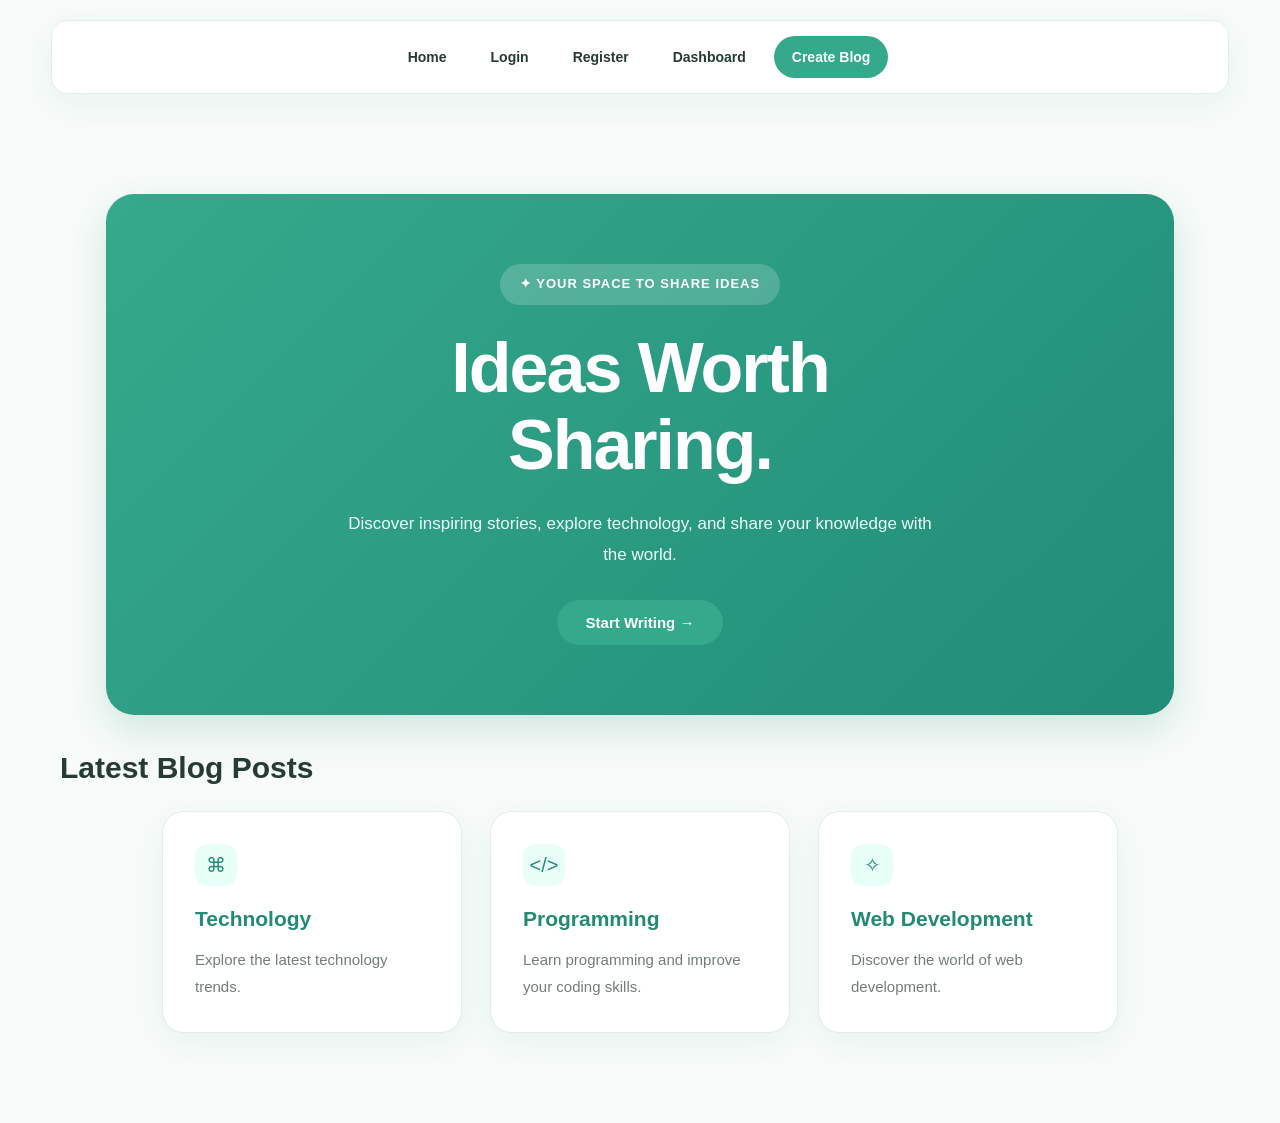
<file: index.html>
<!DOCTYPE html>
<html>
<head>
    <title>My Blog Website</title>
    <link rel="stylesheet" href="style.css">
</head>

<body>

       <nav>
        <a href="index.html">Home</a>
        <a href="login.html">Login</a>
        <a href="register.html">Register</a>
        <a href="dashboard.html">Dashboard</a>
        <a href="create_blog.html">Create Blog</a>
    </nav>

    <main>
        <section class="hero">
    <div class="hero-content">
        <span class="hero-tag">✦ YOUR SPACE TO SHARE IDEAS</span>

        <h1>Ideas Worth<br>Sharing.</h1>

        <p>
            Discover inspiring stories, explore technology,
            and share your knowledge with the world.
        </p>

        <a href="create-blog.html">
            <button>Start Writing →</button>
        </a>
    </div>
</section>
    <h2>Latest Blog Posts</h2>

    <div class="blog-container">

        <div class="blog-card">
            <h3>Technology</h3>
            <p>Explore the latest technology trends.</p>
        </div>

        <div class="blog-card">
            <h3>Programming</h3>
            <p>Learn programming and improve your coding skills.</p>
        </div>

        <div class="blog-card">
            <h3>Web Development</h3>
            <p>Discover the world of web development.</p>
        </div>

    </div>
</main>

    <script src="script.js"></script>

</body>
</html>
</file>
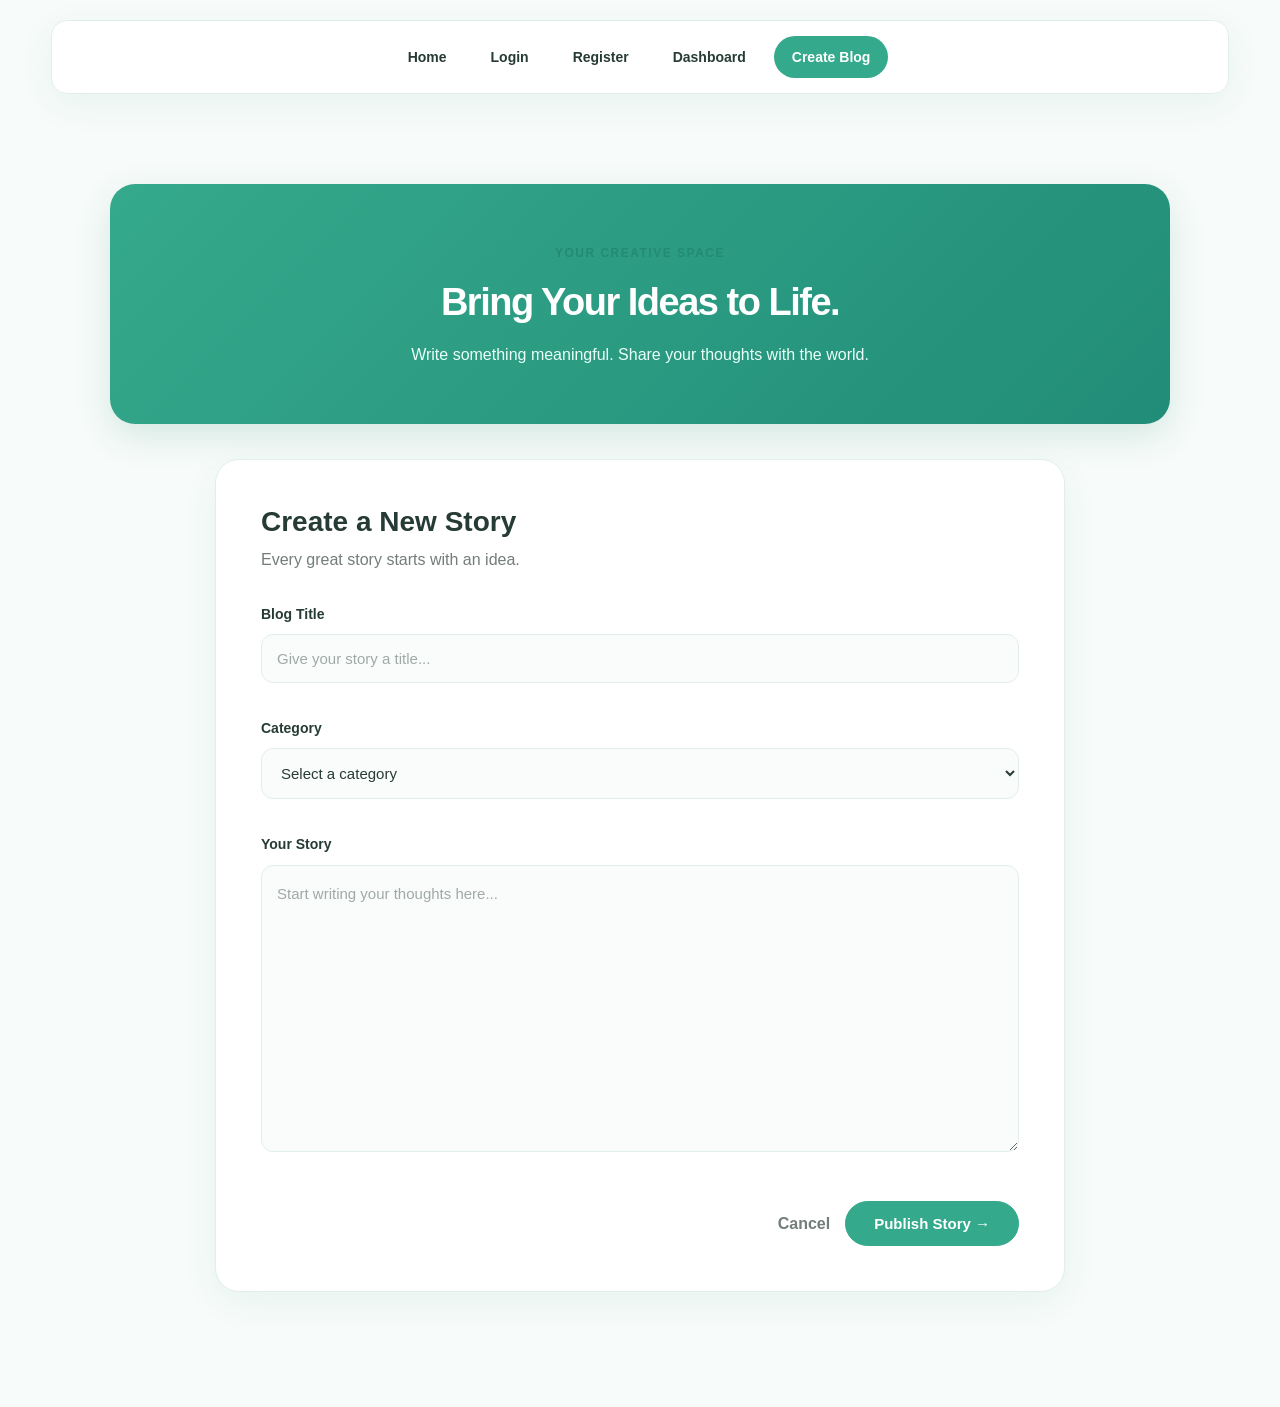
<file: create_blog.html>
<!DOCTYPE html>
<html lang="en">
<head>
    <meta charset="UTF-8">
    <meta name="viewport" content="width=device-width, initial-scale=1.0">
    <title>Create Blog - My Blog</title>
    <link rel="stylesheet" href="style.css">
</head>
<body>

    <nav>
        <a href="index.html">Home</a>
        <a href="login.html">Login</a>
        <a href="register.html">Register</a>
        <a href="dashboard.html">Dashboard</a>
        <a href="create_blog.html">Create Blog</a>
    </nav>

    <main class="create-container">

        <section class="create-header">
            <span class="section-tag">YOUR CREATIVE SPACE</span>
            <h1>Bring Your Ideas to Life.</h1>
            <p>Write something meaningful. Share your thoughts with the world.</p>
        </section>

        <section class="editor-card">
            <h2>Create a New Story</h2>
            <p class="editor-subtitle">Every great story starts with an idea.</p>

            <form id="blogForm">
                <label for="blogTitle">Blog Title</label>
                <input type="text" id="blogTitle"
                    placeholder="Give your story a title..." required>

                <label for="blogCategory">Category</label>
                <select id="blogCategory" required>
                    <option value="">Select a category</option>
                    <option>Technology</option>
                    <option>Programming</option>
                    <option>Web Development</option>
                    <option>Education</option>
                    <option>Personal</option>
                </select>

                <label for="blogContent">Your Story</label>
                <textarea id="blogContent" rows="10"
                    placeholder="Start writing your thoughts here..."
                    required></textarea>

                <div class="editor-actions">
                    <a href="dashboard.html" class="cancel-link">Cancel</a>
                    <button type="submit">Publish Story →</button>
                </div>
            </form>
        </section>

    </main>

</body>
</html>
</file>
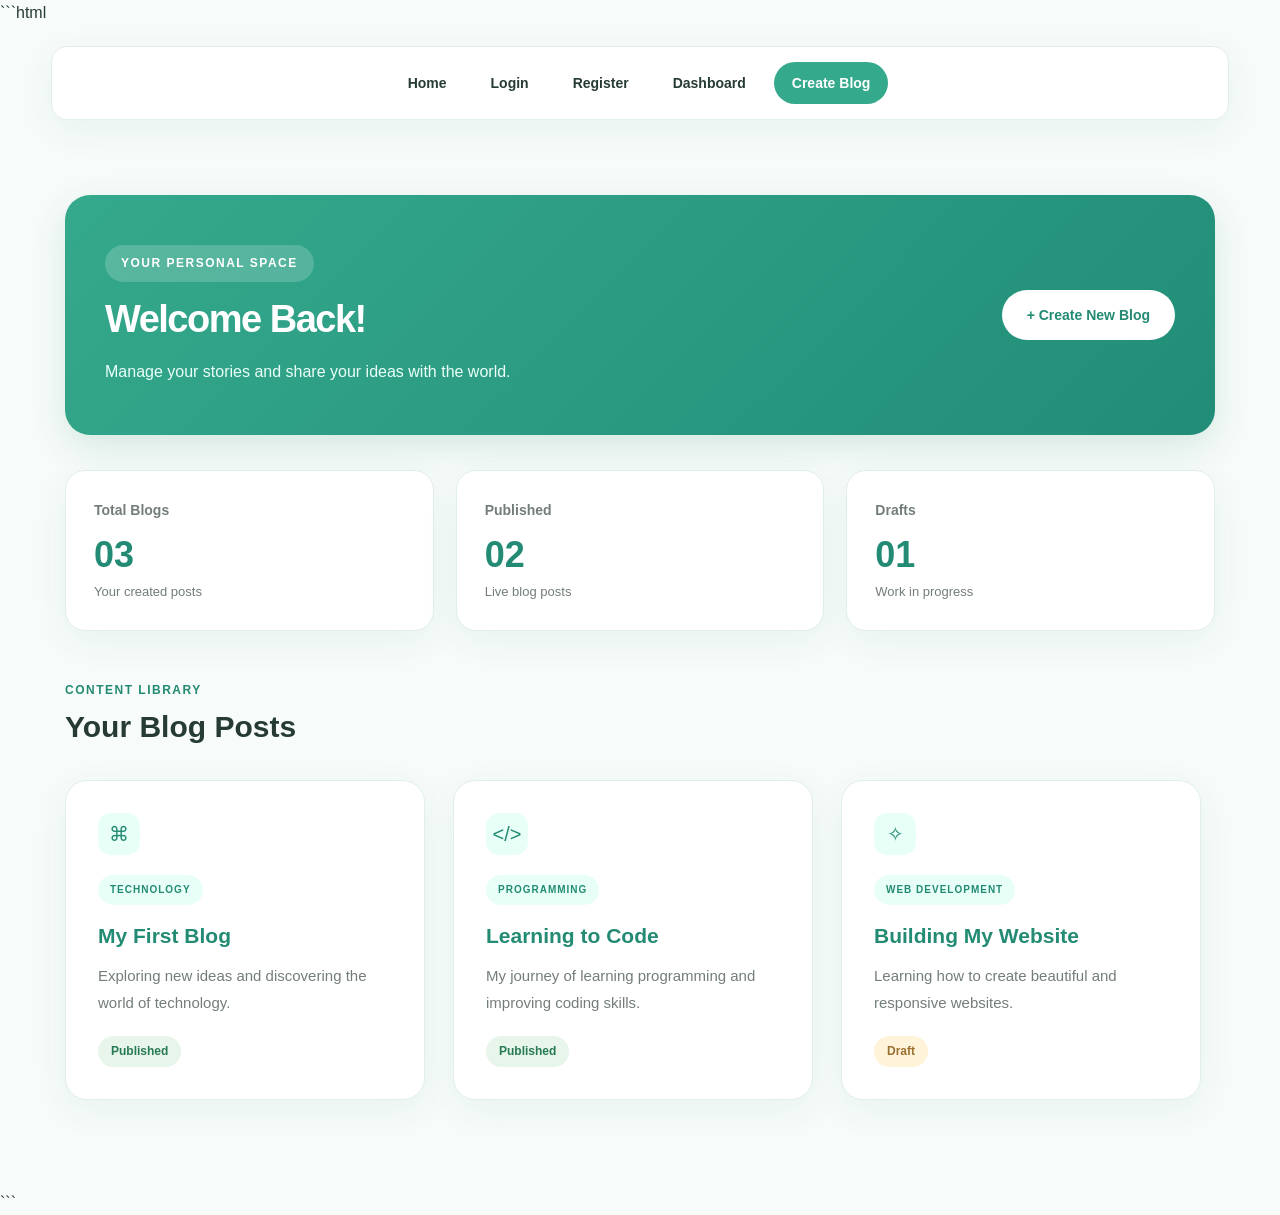
<file: dashboard.html>
```html
<!DOCTYPE html>
<html lang="en">

<head>
    <meta charset="UTF-8">
    <meta name="viewport" content="width=device-width, initial-scale=1.0">
    <title>Dashboard - My Blog</title>
    <link rel="stylesheet" href="style.css">
</head>

<body>

    <nav>
        <a href="index.html">Home</a>
        <a href="login.html">Login</a>
        <a href="register.html">Register</a>
        <a href="dashboard.html">Dashboard</a>
        <a href="create_blog.html">Create Blog</a>
    </nav>

    <main class="dashboard-container">

        <section class="dashboard-header">
            <div>
                <span class="section-tag">YOUR PERSONAL SPACE</span>
                <h1>Welcome Back!</h1>
                <p>Manage your stories and share your ideas with the world.</p>
            </div>

            <a href="create_blog.html" class="primary-link">
                + Create New Blog
            </a>
        </section>

        <section class="dashboard-stats">

            <div class="stat-card">
                <span>Total Blogs</span>
                <h2>03</h2>
                <p>Your created posts</p>
            </div>

            <div class="stat-card">
                <span>Published</span>
                <h2>02</h2>
                <p>Live blog posts</p>
            </div>

            <div class="stat-card">
                <span>Drafts</span>
                <h2>01</h2>
                <p>Work in progress</p>
            </div>

        </section>

        <section class="dashboard-posts">

            <div class="section-heading">
                <div>
                    <span class="section-tag">CONTENT LIBRARY</span>
                    <h2>Your Blog Posts</h2>
                </div>
            </div>

            <div class="blog-container">

                <div class="blog-card">
                    <span class="post-category">TECHNOLOGY</span>
                    <h3>My First Blog</h3>
                    <p>Exploring new ideas and discovering the world of technology.</p>
                    <span class="post-status">Published</span>
                </div>

                <div class="blog-card">
                    <span class="post-category">PROGRAMMING</span>
                    <h3>Learning to Code</h3>
                    <p>My journey of learning programming and improving coding skills.</p>
                    <span class="post-status">Published</span>
                </div>

                <div class="blog-card">
                    <span class="post-category">WEB DEVELOPMENT</span>
                    <h3>Building My Website</h3>
                    <p>Learning how to create beautiful and responsive websites.</p>
                    <span class="post-status draft-status">Draft</span>
                </div>

            </div>

        </section>

    </main>

</body>
</html>
```
</file>
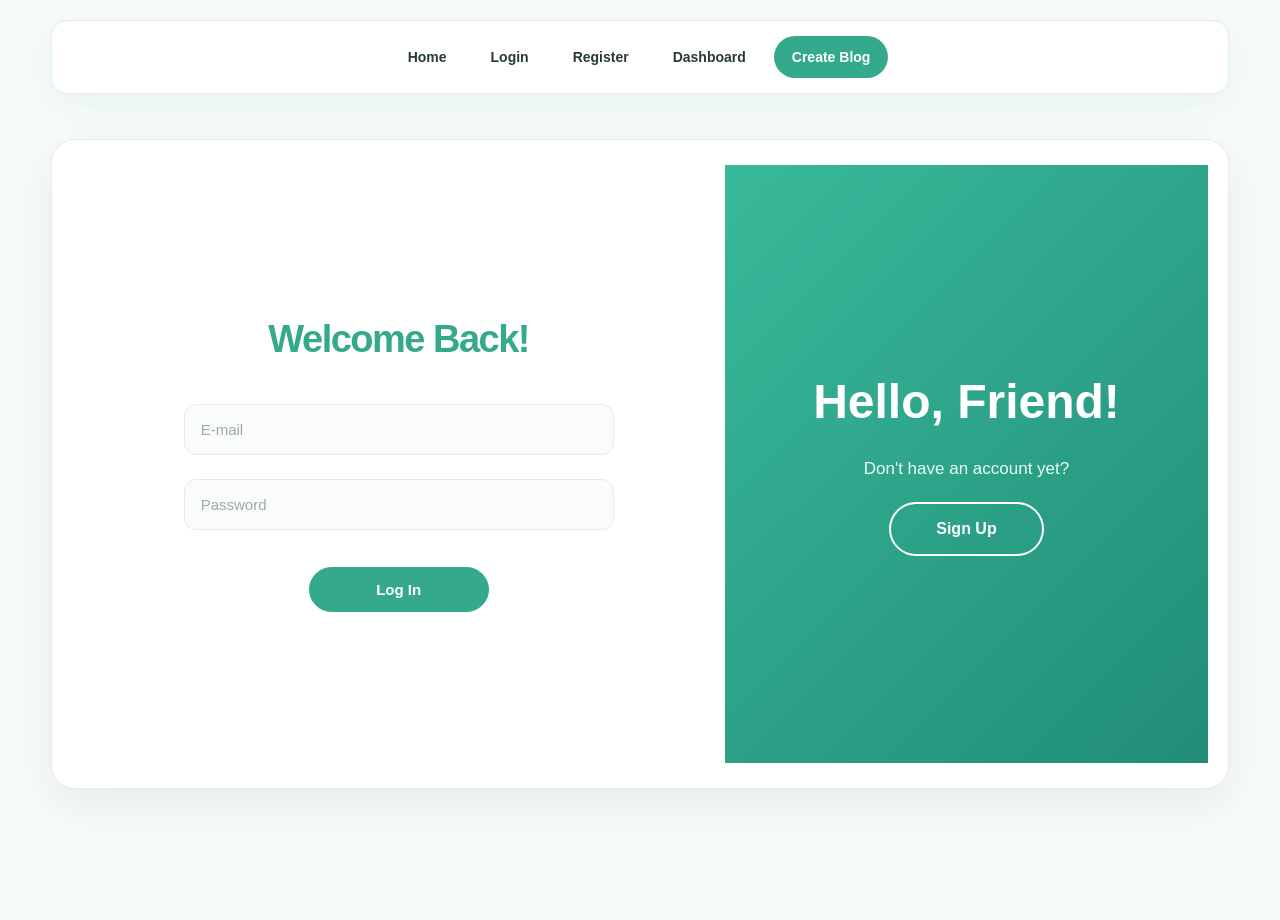
<file: login.html>
<!DOCTYPE html>
<html lang="en">

<head>
    <meta charset="UTF-8">
    <meta name="viewport" content="width=device-width, initial-scale=1.0">
    <title>Login - My Blog</title>
    <link rel="stylesheet" href="style.css">
</head>

<body>

    <nav>
        <a href="index.html">Home</a>
        <a href="login.html">Login</a>
        <a href="register.html">Register</a>
        <a href="dashboard.html">Dashboard</a>
        <a href="create_blog.html">Create Blog</a>
    </nav>

    <main class="auth-container">

        <section class="auth-form-panel">

            <h1>Welcome Back!</h1>

            <form id="loginForm">

                <input
                    type="email"
                    placeholder="E-mail"
                    required
                >

                <input
                    type="password"
                    placeholder="Password"
                    required
                >

                <button type="submit">Log In</button>

            </form>

        </section>

        <section class="auth-welcome-panel">

            <h2>Hello, Friend!</h2>

            <p>Don't have an account yet?</p>

            <a href="register.html" class="auth-link">
                Sign Up
            </a>

        </section>

    </main>

</body>
</html>
</file>
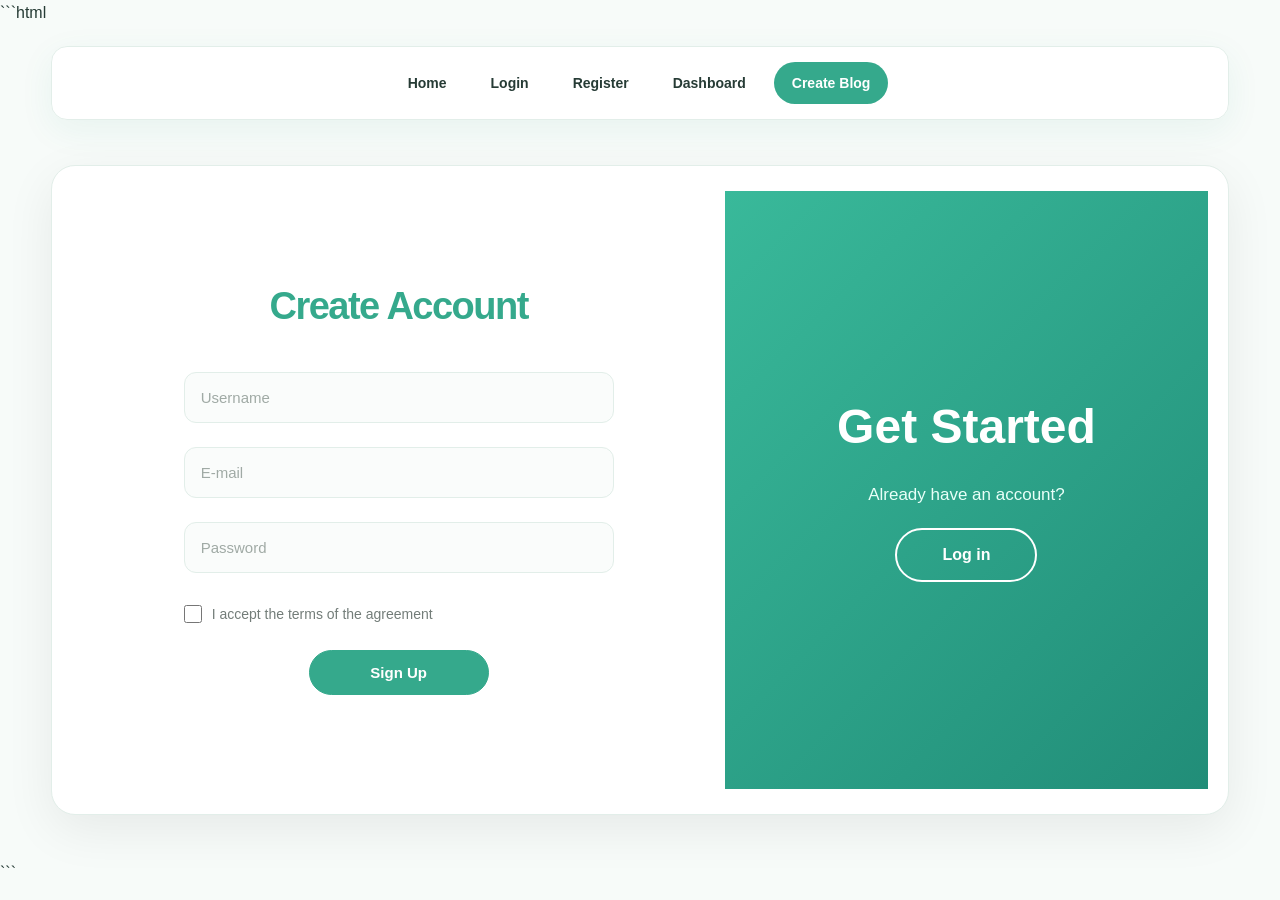
<file: register.html>
```html
<!DOCTYPE html>
<html lang="en">

<head>
    <meta charset="UTF-8">
    <meta name="viewport" content="width=device-width, initial-scale=1.0">
    <title>Register - My Blog</title>
    <link rel="stylesheet" href="style.css">
</head>

<body>

    <nav>
        <a href="index.html">Home</a>
        <a href="login.html">Login</a>
        <a href="register.html">Register</a>
        <a href="dashboard.html">Dashboard</a>
        <a href="create_blog.html">Create Blog</a>
    </nav>

    <main class="auth-container">

        <section class="auth-form-panel">

            <h1>Create Account</h1>

            <form id="registerForm">

                <input
                    type="text"
                    placeholder="Username"
                    required
                >

                <input
                    type="email"
                    placeholder="E-mail"
                    required
                >

                <input
                    type="password"
                    placeholder="Password"
                    required
                >

                <label class="terms">
                    <input type="checkbox" required>
                    I accept the terms of the agreement
                </label>

                <button type="submit">Sign Up</button>

            </form>

        </section>

        <section class="auth-welcome-panel">

            <h2>Get Started</h2>

            <p>Already have an account?</p>

            <a href="login.html" class="auth-link">
                Log in
            </a>

        </section>

    </main>

</body>
</html>
```
</file>
<file: style.css>
/* =========================================
   MY BLOG WEBSITE - COMPLETE STYLESHEET
   Theme: Modern Teal Green
========================================= */

/* 1. DESIGN FOUNDATION */

:root {
    --background: #f7fbf9;
    --surface: #ffffff;
    --primary: #263b35;
    --secondary: #737d79;
    --accent: #35a98c;
    --accent-dark: #238b73;
    --accent-light: #e8fff8;
    --border: #e2eee9;
    --radius: 22px;
    --shadow: 0 10px 35px rgba(35, 139, 115, 0.07);
}

* {
    margin: 0;
    padding: 0;
    box-sizing: border-box;
}

html {
    scroll-behavior: smooth;
}

body {
    background: var(--background);
    color: var(--primary);
    font-family: "Segoe UI", Arial, sans-serif;
    line-height: 1.6;
    min-height: 100vh;
}

a {
    text-decoration: none;
    color: inherit;
    transition: 0.3s ease;
}

button, input, textarea, select {
    font-family: inherit;
}

button {
    cursor: pointer;
}

::selection {
    background: var(--accent);
    color: white;
}


/* 2. TYPOGRAPHY */

h1, h2, h3 {
    color: var(--primary);
    line-height: 1.2;
}

h1 {
    font-size: clamp(32px, 5vw, 52px);
    font-weight: 750;
    letter-spacing: -1.5px;
}

h2 {
    font-size: 30px;
    font-weight: 700;
}

h3 {
    font-size: 21px;
    font-weight: 700;
}

p {
    color: var(--secondary);
}


/* 3. NAVIGATION BAR */

nav {
    width: 92%;
    max-width: 1200px;
    margin: 20px auto;
    padding: 15px 24px;

    display: flex;
    justify-content: center;
    align-items: center;
    flex-wrap: wrap;
    gap: 12px;

    background: rgba(255,255,255,0.95);
    border: 1px solid var(--border);
    border-radius: 16px;
    box-shadow: var(--shadow);

    backdrop-filter: blur(15px);
}

nav a {
    color: var(--primary);
    font-size: 14px;
    font-weight: 600;
    padding: 9px 16px;
    border-radius: 20px;
}

nav a:hover {
    background: var(--accent-light);
    color: var(--accent-dark);
}

nav a:last-child {
    background: var(--accent);
    color: white;
    padding: 10px 18px;
}

nav a:last-child:hover {
    background: var(--accent-dark);
    color: white;
}


/* 4. GENERAL LAYOUT */

main {
    max-width: 1200px;
    margin: 40px auto;
    padding: 25px 20px;
}

.section-tag {
    display: inline-block;
    color: var(--accent-dark);
    font-size: 12px;
    font-weight: 700;
    letter-spacing: 1.5px;
}


/* 5. COMMON BUTTONS */

button {
    padding: 13px 28px;
    background: var(--accent);
    color: white;
    border: 1px solid var(--accent);
    border-radius: 30px;
    font-size: 15px;
    font-weight: 600;
    transition: all 0.3s ease;
}

button:hover {
    background: var(--accent-dark);
    border-color: var(--accent-dark);
    transform: translateY(-2px);
}

.primary-link {
    display: inline-block;
    padding: 14px 25px;
    background: var(--accent);
    color: white;
    border-radius: 30px;
    font-size: 14px;
    font-weight: 700;
    transition: 0.3s ease;
}

.primary-link:hover {
    background: var(--accent-dark);
    color: white;
    transform: translateY(-3px);
}


/* 6. HOME PAGE - HERO SECTION */

.hero {
    max-width: 1200px;
    width: 92%;
    min-height: 430px;
    margin: 35px auto;
    padding: 70px 40px;

    display: flex;
    justify-content: center;
    align-items: center;
    text-align: center;

    background: linear-gradient(135deg, #35a98c, #218d78);
    border-radius: 28px;
    box-shadow: 0 15px 40px rgba(35,139,115,0.18);
}

.hero-content {
    max-width: 700px;
    width: 100%;
    margin: 0 auto;
}

.hero-tag {
    display: inline-block;
    padding: 10px 20px;
    background: rgba(255,255,255,0.18);
    color: white;
    border-radius: 30px;
    font-size: 13px;
    font-weight: 600;
    letter-spacing: 1px;
}

.hero h1 {
    color: white;
    font-size: clamp(48px, 7vw, 70px);
    line-height: 1.1;
    margin: 25px 0;
    letter-spacing: -2px;
}

.hero p {
    max-width: 600px;
    margin: 0 auto 30px;
    color: #eafff8;
    font-size: 17px;
    line-height: 1.8;
}

.hero .primary-link {
    background: white;
    color: var(--accent-dark);
    padding: 15px 32px;
}

.hero .primary-link:hover {
    background: var(--accent-light);
    color: #176c59;
}


/* 7. BLOG SECTION AND CARDS */

.blog-section {
    max-width: 1200px;
    margin: 70px auto;
    padding: 20px;
}

.blog-section h2 {
    text-align: center;
    font-size: 34px;
    margin-bottom: 40px;
}

.blog-container {
    display: flex;
    justify-content: center;
    align-items: stretch;
    flex-wrap: wrap;
    gap: 28px;
    padding: 25px 20px;
}

.blog-card {
    width: 300px;
    padding: 32px;

    background: white;
    border: 1px solid var(--border);
    border-radius: var(--radius);

    text-align: left;
    box-shadow: var(--shadow);
    transition: all 0.3s ease;
}

.blog-card:hover {
    transform: translateY(-8px);
    box-shadow: 0 16px 35px rgba(35,139,115,0.14);
    border-color: var(--accent);
}

.blog-card::before {
    content: "✦";
    display: inline-flex;
    align-items: center;
    justify-content: center;
    width: 42px;
    height: 42px;
    margin-bottom: 20px;
    border-radius: 13px;
    background: var(--accent-light);
    color: var(--accent-dark);
    font-size: 20px;
}

.blog-card:nth-child(1)::before {
    content: "⌘";
}

.blog-card:nth-child(2)::before {
    content: "</>";
}

.blog-card:nth-child(3)::before {
    content: "✧";
}

.blog-card h3 {
    color: var(--accent-dark);
    font-size: 21px;
    margin-bottom: 14px;
}

.blog-card p {
    color: var(--secondary);
    font-size: 15px;
    line-height: 1.8;
}


/* 8. LOGIN AND REGISTER */

.auth-container {
    max-width: 1200px;
    width: 92%;
    min-height: 650px;
    margin: 45px auto;

    display: grid;
    grid-template-columns: 1.15fr 0.85fr;

    background: white;
    border: 1px solid var(--border);
    border-radius: 24px;
    overflow: hidden;

    box-shadow: 0 15px 50px rgba(0,0,0,0.07);
}

.auth-form-panel {
    display: flex;
    flex-direction: column;
    justify-content: center;
    align-items: center;
    padding: 55px;
}

.auth-form-panel h1 {
    color: var(--accent);
    font-size: 38px;
    margin-bottom: 30px;
    text-align: center;
}

.auth-form-panel form {
    width: 100%;
    max-width: 430px;
    margin: 0;
    padding: 0;
    background: transparent;
    border: none;
    border-radius: 0;
    box-shadow: none;
    backdrop-filter: none;
}

.auth-form-panel input:not([type="checkbox"]) {
    width: 100%;
    padding: 16px;
    margin: 12px 0;
    background: #fafcfb;
    border: 1px solid var(--border);
    border-radius: 12px;
    font-size: 15px;
}

.auth-form-panel input:focus {
    outline: none;
    border-color: var(--accent);
    box-shadow: 0 0 0 3px rgba(53,169,140,0.12);
}

.auth-form-panel .terms {
    display: flex;
    align-items: center;
    gap: 10px;
    margin: 18px 0 25px;
    color: var(--secondary);
    font-size: 14px;
}

.auth-form-panel .terms input {
    width: 18px;
    height: 18px;
    accent-color: var(--accent);
}

.auth-form-panel button {
    display: block;
    min-width: 180px;
    margin: 25px auto 0;
    background: var(--accent);
    border-color: var(--accent);
}

.auth-form-panel button:hover {
    background: var(--accent-dark);
    border-color: var(--accent-dark);
}

.auth-welcome-panel {
    display: flex;
    flex-direction: column;
    justify-content: center;
    align-items: center;
    padding: 45px;
    text-align: center;

    background: linear-gradient(135deg, #39b99a, #218d78);
    color: white;
}

.auth-welcome-panel h2 {
    color: white;
    font-size: clamp(32px, 4vw, 48px);
    margin-bottom: 15px;
}

.auth-welcome-panel p {
    color: #e8fff8;
    font-size: 17px;
    margin: 10px 0 20px;
}

.auth-link {
    display: inline-block;
    padding: 12px 45px;
    color: white;
    border: 2px solid white;
    border-radius: 30px;
    font-size: 16px;
    font-weight: 600;
}

.auth-link:hover {
    background: white;
    color: var(--accent-dark);
}


/* 9. DASHBOARD PAGE */

.dashboard-container {
    max-width: 1200px;
    margin: 50px auto;
    padding: 25px;
}

/* Welcome header */

.dashboard-header {
    display: flex;
    justify-content: space-between;
    align-items: center;
    gap: 25px;

    padding: 50px 40px;
    background: linear-gradient(135deg, #35a98c, #218d78);
    border: none;
    border-radius: 25px;
    box-shadow: 0 12px 35px rgba(35,139,115,0.16);
}

.dashboard-header h1 {
    color: white;
    font-size: 38px;
    margin: 15px 0;
}

.dashboard-header p {
    color: #eafff8;
    line-height: 1.7;
}

.dashboard-header .section-tag {
    color: white;
    background: rgba(255,255,255,0.18);
    padding: 9px 16px;
    border-radius: 25px;
}

.dashboard-header .primary-link {
    background: white;
    color: var(--accent-dark);
    white-space: nowrap;
}

.dashboard-header .primary-link:hover {
    background: var(--accent-light);
    color: #176c59;
}

/* Statistics cards */

.dashboard-stats {
    display: grid;
    grid-template-columns: repeat(3, 1fr);
    gap: 22px;
    margin: 35px 0 50px;
}

.stat-card {
    padding: 28px;
    background: white;
    border: 1px solid var(--border);
    border-radius: 20px;
    box-shadow: var(--shadow);
    transition: 0.3s ease;
}

.stat-card:hover {
    transform: translateY(-5px);
    border-color: var(--accent);
    box-shadow: 0 15px 35px rgba(35,139,115,0.12);
}

.stat-card span {
    color: var(--secondary);
    font-size: 14px;
    font-weight: 600;
}

.stat-card h2 {
    color: var(--accent-dark);
    font-size: 36px;
    margin: 12px 0 5px;
}

.stat-card p {
    font-size: 13px;
}

/* Dashboard posts */

.dashboard-posts {
    margin-top: 30px;
}

.section-heading {
    margin-bottom: 20px;
}

.section-heading h2 {
    margin-top: 8px;
    font-size: 30px;
}

.dashboard-posts .blog-container {
    justify-content: flex-start;
    padding: 15px 0;
}

.dashboard-posts .blog-card {
    display: flex;
    flex-direction: column;
    align-items: flex-start;
    flex: 1 1 260px;
    max-width: 360px;
    min-height: 250px;
}

.post-category {
    display: inline-block;
    padding: 7px 12px;
    color: var(--accent-dark);
    background: var(--accent-light);
    border-radius: 20px;
    font-size: 10px;
    font-weight: 700;
    letter-spacing: 1px;
}

.dashboard-posts .blog-card h3 {
    margin-top: 18px;
}

.dashboard-posts .blog-card p {
    margin-bottom: 20px;
}

.post-status {
    display: inline-block;
    margin-top: auto;
    padding: 6px 13px;
    color: #287a54;
    background: #e7f5eb;
    border-radius: 20px;
    font-size: 12px;
    font-weight: 600;
}

.draft-status {
    color: #9a7130;
    background: #fff3d9;
}


/* 10. CREATE BLOG PAGE */

.create-container {
    max-width: 1100px;
    width: 92%;
    margin: 45px auto;
    padding: 20px;
}

.create-header {
    margin: 25px auto 35px;
    padding: 55px 35px;
    text-align: center;

    background: linear-gradient(135deg, #35a98c, #218d78);
    border-radius: 25px;
    box-shadow: 0 12px 35px rgba(35,139,115,0.16);
}

.create-header h1 {
    color: white;
    font-size: 38px;
    margin: 15px 0;
}

.create-header p {
    color: #eafff8;
    font-size: 16px;
    line-height: 1.8;
}

/* Editor card */

.editor-card {
    max-width: 850px;
    margin: 30px auto 50px;
    padding: 45px;
    background: white;
    border: 1px solid var(--border);
    border-radius: 24px;
    box-shadow: var(--shadow);
}

.editor-card h2 {
    color: var(--primary);
    font-size: 28px;
    margin-bottom: 8px;
}

.editor-subtitle {
    color: var(--secondary);
    margin-bottom: 30px;
}

.editor-card form {
    width: 100%;
    max-width: none;
    margin: 0;
    padding: 0;
    background: transparent;
    border: none;
    box-shadow: none;
}

.editor-card label {
    display: block;
    margin: 22px 0 9px;
    color: var(--primary);
    font-size: 14px;
    font-weight: 600;
}

.editor-card input,
.editor-card select,
.editor-card textarea {
    width: 100%;
    padding: 15px;
    margin-bottom: 12px;
    background: #fafcfb;
    border: 1px solid var(--border);
    border-radius: 12px;
    font-size: 15px;
    outline: none;
    transition: 0.3s ease;
}

.editor-card input:focus,
.editor-card select:focus,
.editor-card textarea:focus {
    border-color: var(--accent);
    box-shadow: 0 0 0 3px rgba(53,169,140,0.12);
    background: white;
}

.editor-card textarea {
    min-height: 180px;
    resize: vertical;
    line-height: 1.7;
}

.editor-actions {
    display: flex;
    justify-content: flex-end;
    align-items: center;
    gap: 15px;
    margin-top: 30px;
    flex-wrap: wrap;
}

.cancel-link {
    color: var(--secondary);
    font-weight: 600;
}

.cancel-link:hover {
    color: var(--accent-dark);
}

.editor-actions button {
    background: var(--accent);
    border-color: var(--accent);
}

.editor-actions button:hover {
    background: var(--accent-dark);
    border-color: var(--accent-dark);
}


/* 11. GENERAL FORM ELEMENTS */

input, textarea, select {
    color: var(--primary);
}

input::placeholder,
textarea::placeholder {
    color: #a0aaa5;
}

select {
    cursor: pointer;
}

button:focus,
a:focus,
input:focus,
textarea:focus,
select:focus {
    outline-offset: 3px;
}


/* 12. RESPONSIVE DESIGN - TABLETS */

@media (max-width: 768px) {

    nav {
        width: 94%;
        padding: 12px;
        gap: 6px;
    }

    nav a {
        font-size: 13px;
        padding: 8px 10px;
    }

    .hero {
        min-height: 350px;
        padding: 50px 22px;
        margin: 20px auto;
    }

    .hero h1 {
        font-size: 42px;
    }

    .blog-container {
        gap: 18px;
        padding: 20px 10px;
    }

    .blog-card {
        width: 45%;
    }

    /* Authentication */

    .auth-container {
        grid-template-columns: 1fr;
        margin: 25px auto;
    }

    .auth-form-panel {
        padding: 45px 30px;
    }

    .auth-welcome-panel {
        min-height: 250px;
        padding: 40px 25px;
    }

    /* Dashboard */

    .dashboard-header {
        flex-direction: column;
        align-items: flex-start;
        padding: 35px 30px;
    }

    .dashboard-stats {
        grid-template-columns: 1fr;
        gap: 15px;
    }

    .dashboard-posts .blog-container {
        justify-content: center;
    }

    .dashboard-posts .blog-card {
        width: 100%;
        max-width: 100%;
    }

    /* Create Blog */

    .create-header {
        padding: 40px 20px;
    }

    .editor-card {
        padding: 30px;
    }
}


/* 13. RESPONSIVE DESIGN - MOBILE */

@media (max-width: 600px) {

    nav {
        border-radius: 12px;
    }

    .hero {
        min-height: 320px;
        padding: 35px 22px;
        border-radius: 20px;
    }

    .hero h1 {
        font-size: 40px;
    }

    .hero p {
        font-size: 15px;
    }

    .blog-section {
        margin: 40px auto;
        padding: 15px;
    }

    .blog-section h2 {
        font-size: 27px;
        margin-bottom: 28px;
    }

    .blog-container {
        flex-direction: column;
        align-items: center;
    }

    .blog-card {
        width: 100%;
        max-width: 380px;
    }

    /* Authentication */

    .auth-container {
        width: 94%;
        border-radius: 18px;
    }

    .auth-form-panel {
        padding: 35px 22px;
    }

    .auth-form-panel h1 {
        font-size: 30px;
    }

    .auth-welcome-panel h2 {
        font-size: 32px;
    }

    /* Dashboard */

    .dashboard-container {
        padding: 12px;
    }

    .dashboard-header {
        padding: 25px 20px;
        border-radius: 20px;
    }

    .dashboard-header h1 {
        font-size: 30px;
    }

    .section-heading h2 {
        font-size: 25px;
    }

    /* Create Blog */

    .create-container {
        width: 94%;
        padding: 10px;
        margin: 25px auto;
    }

    .create-header {
        padding: 35px 18px;
        border-radius: 20px;
    }

    .create-header h1 {
        font-size: 30px;
    }

    .create-header p {
        font-size: 14px;
    }

    .editor-card {
        padding: 25px 20px;
        border-radius: 18px;
    }

    .editor-card h2 {
        font-size: 24px;
    }

    .editor-actions {
        justify-content: space-between;
    }

    .editor-actions button {
        padding: 12px 20px;
    }
}


/* 14. ACCESSIBILITY - REDUCED MOTION */

@media (prefers-reduced-motion: reduce) {
    *,
    *::before,
    *::after {
        scroll-behavior: auto !important;
        transition-duration: 0.01ms !important;
        animation-duration: 0.01ms !important;
    }
}

/* FIX CREATE BLOG NAVBAR COLOR */

nav a[href="create_blog.html"] {
    background: #35a98c;
    color: #ffffff;
    border-radius: 25px;
}

nav a[href="create_blog.html"]:hover {
    background: #238b73;
    color: #ffffff;
}
</file>
